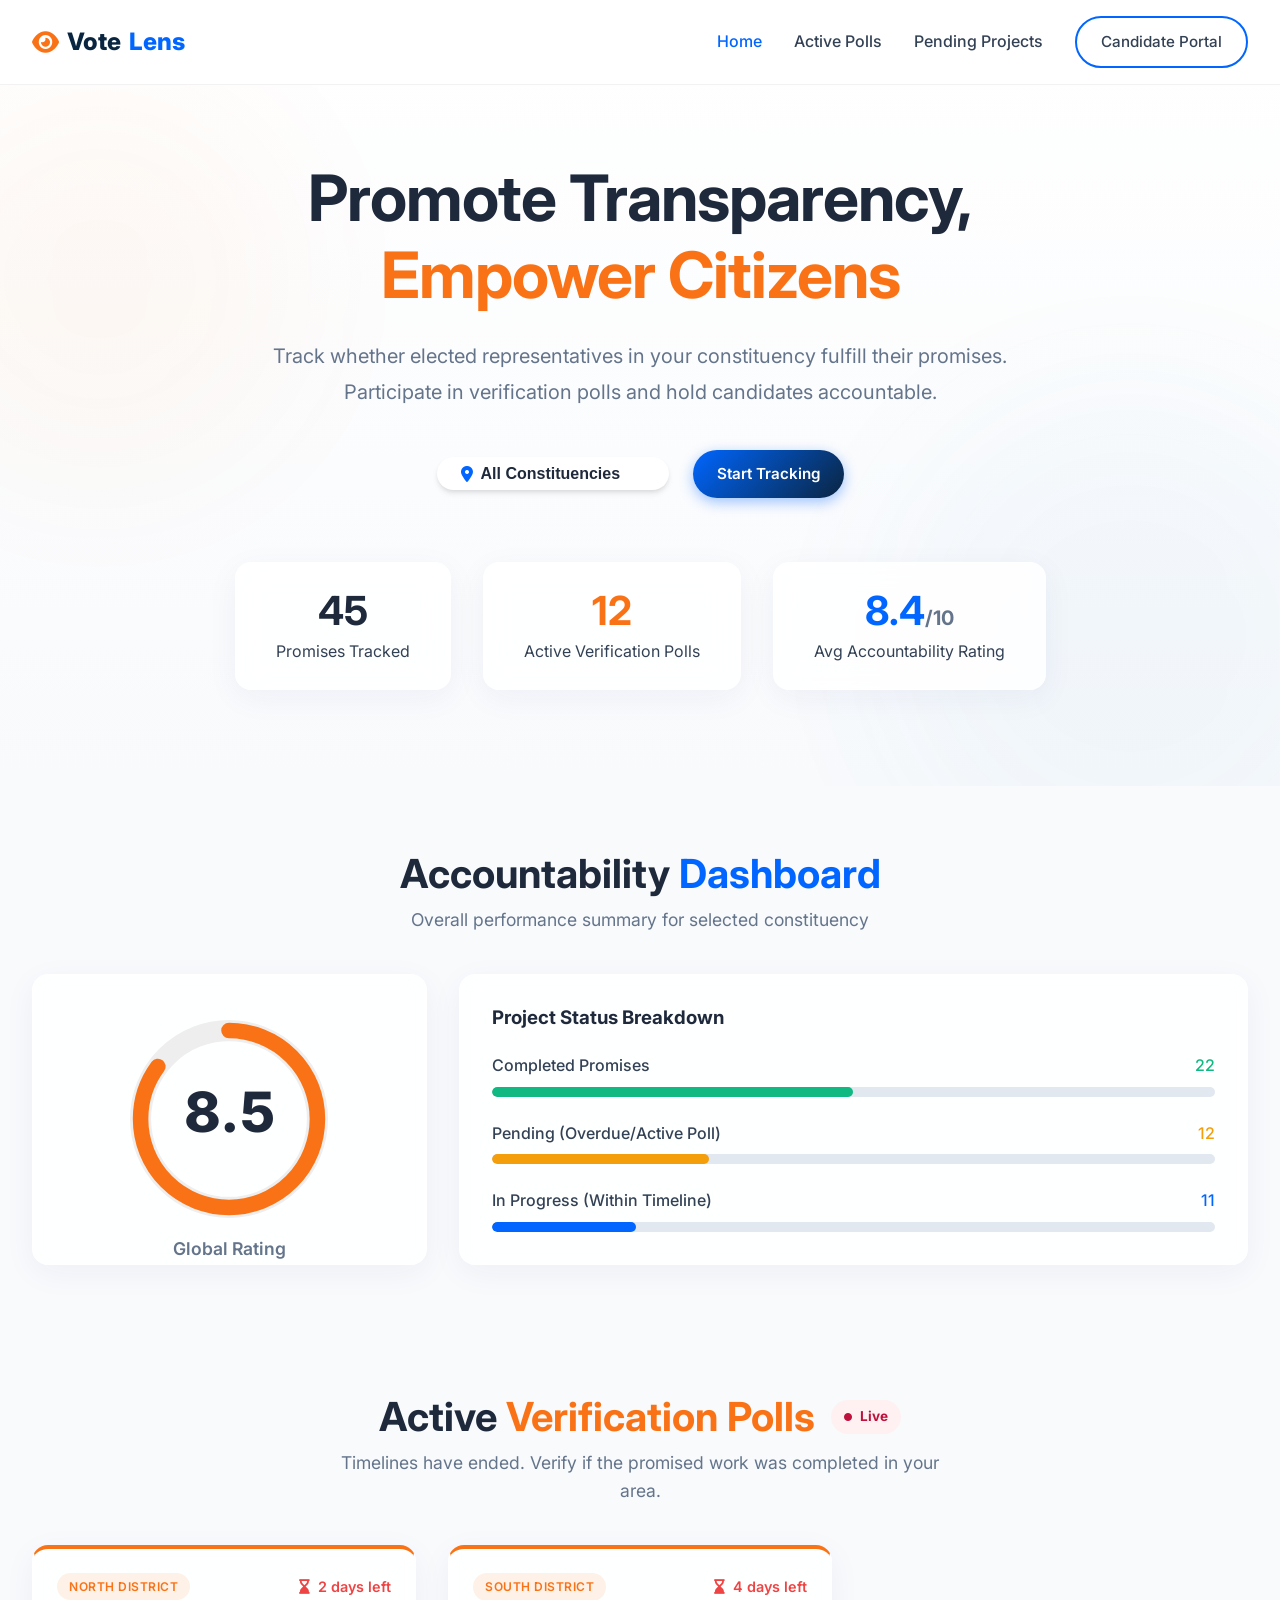
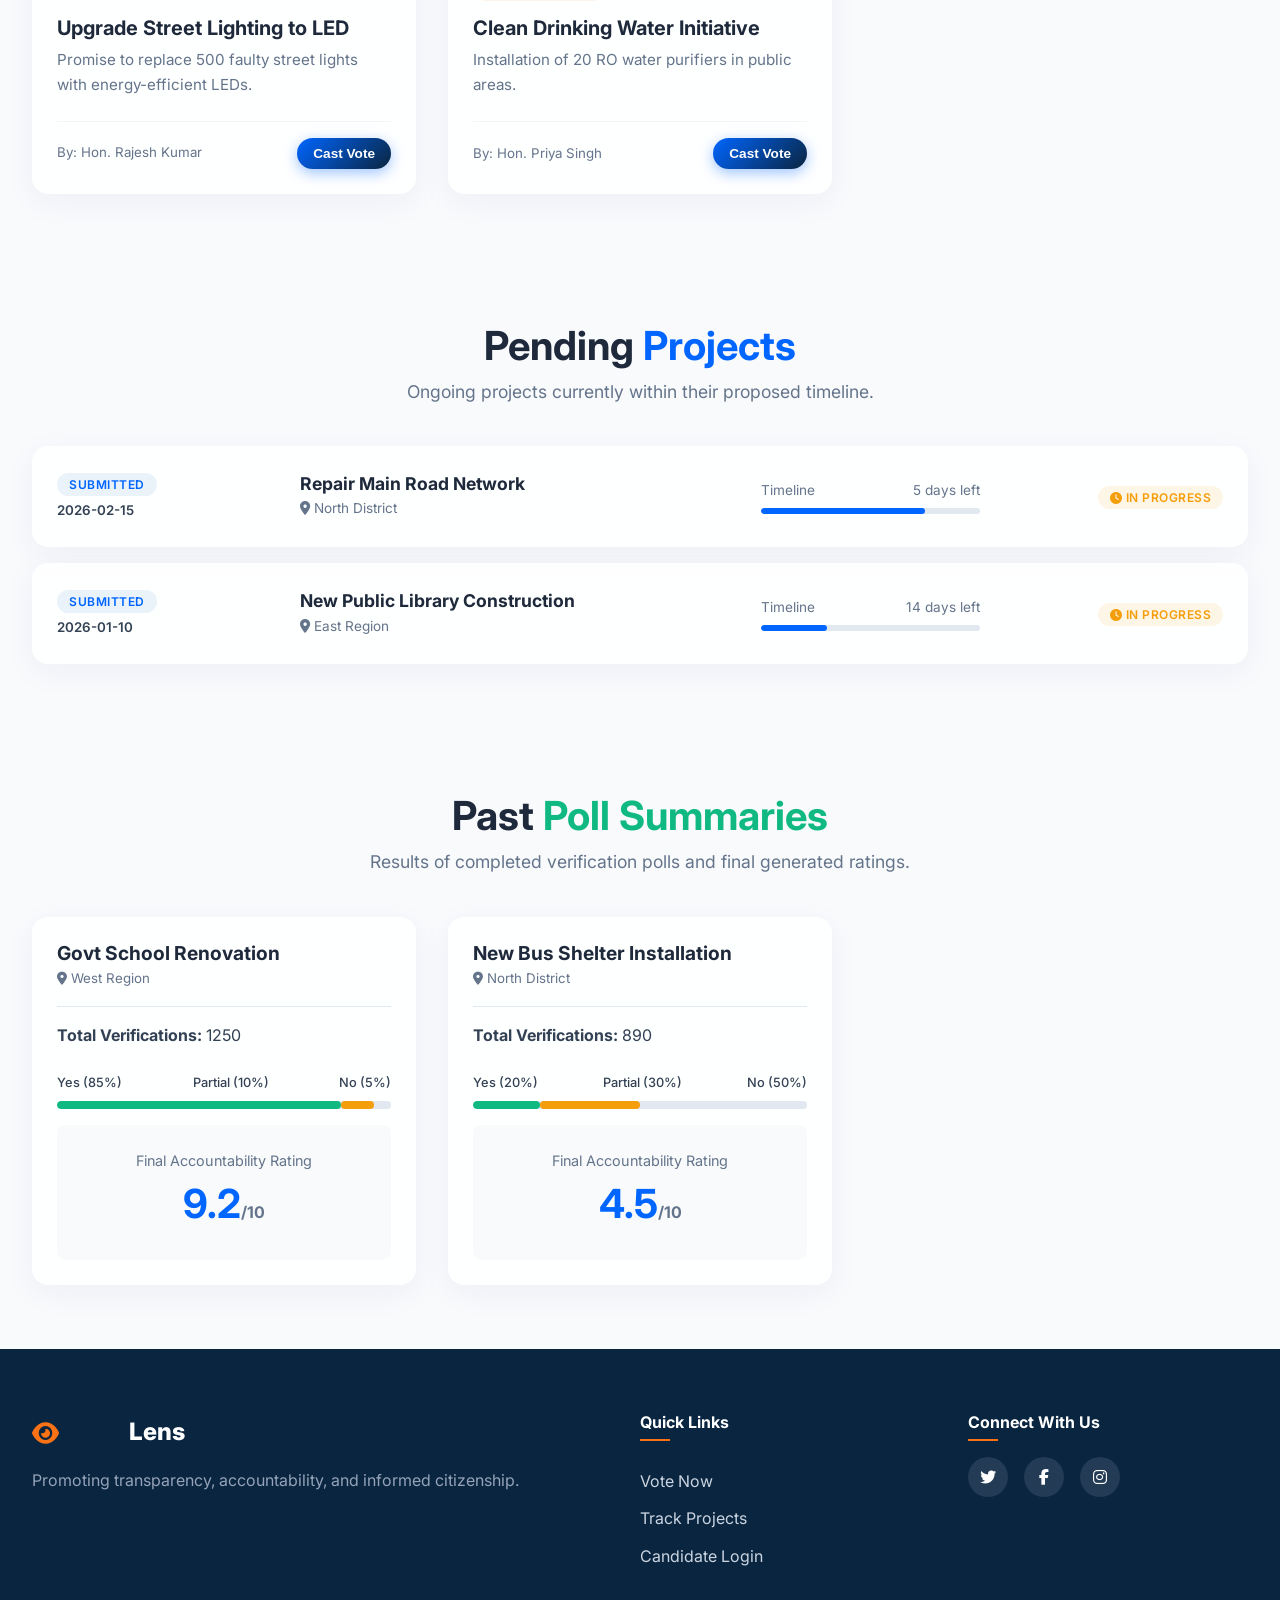
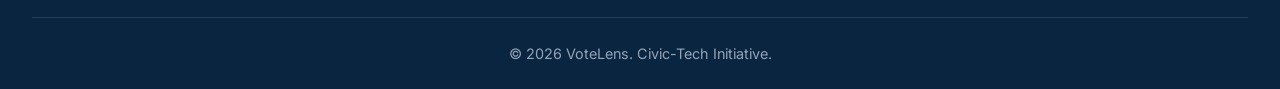
<file: index.html>
<!DOCTYPE html>
<html lang="en">
<head>
    <meta charset="UTF-8">
    <meta name="viewport" content="width=device-width, initial-scale=1.0">
    <title>VoteLens - Track Candidate Promises</title>
    <link href="https://fonts.googleapis.com/css2?family=Inter:wght@300;400;500;600;700;800&display=swap" rel="stylesheet">
    <link rel="stylesheet" href="https://cdnjs.cloudflare.com/ajax/libs/font-awesome/6.4.0/css/all.min.css">
    <link rel="stylesheet" href="styles.css">
</head>
<body>
    <nav class="navbar glass">
        <div class="nav-container">
            <a href="index.html" class="logo">
                <i class="fa-solid fa-eye text-saffron"></i> Vote<span class="text-blue">Lens</span>
            </a>
            <div class="nav-links">
                <a href="index.html" class="active">Home</a>
                <a href="#active-polls">Active Polls</a>
                <a href="#proposals">Pending Projects</a>
                <a href="candidate.html" class="btn btn-outline">Candidate Portal</a>
            </div>
            <div class="mobile-menu-btn">
                <i class="fa-solid fa-bars"></i>
            </div>
        </div>
    </nav>

    <header class="hero">
        <div class="hero-content">
            <h1>Promote Transparency, <span class="text-saffron">Empower Citizens</span></h1>
            <p>Track whether elected representatives in your constituency fulfill their promises. Participate in verification polls and hold candidates accountable.</p>
            <div class="hero-actions">
                <div class="constituency-selector">
                    <i class="fa-solid fa-location-dot"></i>
                    <select id="constituency-select">
                        <option value="all">All Constituencies</option>
                        <option value="North District">North District</option>
                        <option value="South District">South District</option>
                        <option value="East Region">East Region</option>
                        <option value="West Region">West Region</option>
                    </select>
                </div>
                <a href="#active-polls" class="btn btn-primary">Start Tracking</a>
            </div>
        </div>
        <div class="hero-stats">
            <div class="stat-card glass-card">
                <h3 class="stat-number">45</h3>
                <p>Promises Tracked</p>
            </div>
            <div class="stat-card glass-card">
                <h3 class="stat-number text-saffron">12</h3>
                <p>Active Verification Polls</p>
            </div>
            <div class="stat-card glass-card">
                <h3 class="stat-number text-blue">8.4<span class="out-of">/10</span></h3>
                <p>Avg Accountability Rating</p>
            </div>
        </div>
        <div class="hero-background-shapes">
            <div class="shape shape-1"></div>
            <div class="shape shape-2"></div>
        </div>
    </header>

    <main class="main-content">
        <!-- Dashboard Summary -->
        <section id="dashboard" class="dashboard-section section">
            <div class="section-header">
                <h2>Accountability <span class="text-blue">Dashboard</span></h2>
                <p>Overall performance summary for selected constituency</p>
            </div>
            
            <div class="dashboard-grid">
                <div class="dashboard-card main-rating-card glass-card">
                    <div class="rating-circle" id="overall-rating-circle">
                        <svg viewBox="0 0 36 36" class="circular-chart saffron">
                            <path class="circle-bg" d="M18 2.0845 a 15.9155 15.9155 0 0 1 0 31.831 a 15.9155 15.9155 0 0 1 0 -31.831" />
                            <path class="circle" stroke-dasharray="85, 100" d="M18 2.0845 a 15.9155 15.9155 0 0 1 0 31.831 a 15.9155 15.9155 0 0 1 0 -31.831" />
                            <text x="18" y="20.35" class="percentage">8.5</text>
                        </svg>
                        <span class="rating-label">Global Rating</span>
                    </div>
                </div>
                
                <div class="dashboard-card breakdown-card glass-card">
                    <h3>Project Status Breakdown</h3>
                    <div class="progress-container">
                        <div class="progress-info">
                            <span>Completed Promises</span>
                            <span class="text-success">22</span>
                        </div>
                        <div class="progress-bar"><div class="progress success" style="width: 50%"></div></div>
                    </div>
                    <div class="progress-container">
                        <div class="progress-info">
                            <span>Pending (Overdue/Active Poll)</span>
                            <span class="text-warning">12</span>
                        </div>
                        <div class="progress-bar"><div class="progress warning" style="width: 30%"></div></div>
                    </div>
                    <div class="progress-container">
                        <div class="progress-info">
                            <span>In Progress (Within Timeline)</span>
                            <span class="text-blue">11</span>
                        </div>
                        <div class="progress-bar"><div class="progress blue" style="width: 20%"></div></div>
                    </div>
                </div>
            </div>
        </section>

        <!-- Active Verification Polls -->
        <section id="active-polls" class="polls-section section bg-light pt-4">
            <div class="section-header">
                <div class="header-with-badge">
                    <h2>Active <span class="text-saffron">Verification Polls</span></h2>
                    <span class="live-badge"><i class="fa-solid fa-circle live-dot"></i> Live</span>
                </div>
                <p>Timelines have ended. Verify if the promised work was completed in your area.</p>
            </div>

            <div class="polls-grid" id="polls-container">
                <!-- Polls will be injected by app.js -->
            </div>
        </section>

        <!-- Pending Proposals / Timeline Tracking -->
        <section id="proposals" class="proposals-section section pt-4">
            <div class="section-header">
                <h2>Pending <span class="text-blue">Projects</span></h2>
                <p>Ongoing projects currently within their proposed timeline.</p>
            </div>

            <div class="proposals-list" id="proposals-container">
                <!-- Proposals will be injected by app.js -->
            </div>
        </section>
        
        <!-- Closed Polls Results -->
        <section id="results" class="results-section section bg-light pt-4 pb-4">
            <div class="section-header">
                <h2>Past <span class="text-success">Poll Summaries</span></h2>
                <p>Results of completed verification polls and final generated ratings.</p>
            </div>

            <div class="results-grid" id="results-container">
                <!-- Results will be injected by app.js -->
            </div>
        </section>

    </main>

    <footer class="footer">
        <div class="footer-content">
            <div class="footer-brand">
                <a href="#" class="logo">
                    <i class="fa-solid fa-eye text-saffron"></i> Vote<span class="text-white">Lens</span>
                </a>
                <p>Promoting transparency, accountability, and informed citizenship.</p>
            </div>
            <div class="footer-links">
                <h4>Quick Links</h4>
                <a href="#active-polls">Vote Now</a>
                <a href="#proposals">Track Projects</a>
                <a href="candidate.html">Candidate Login</a>
            </div>
            <div class="footer-social">
                <h4>Connect With Us</h4>
                <div class="social-icons">
                    <a href="#"><i class="fa-brands fa-twitter"></i></a>
                    <a href="#"><i class="fa-brands fa-facebook-f"></i></a>
                    <a href="#"><i class="fa-brands fa-instagram"></i></a>
                </div>
            </div>
        </div>
        <div class="footer-bottom">
            <p>&copy; 2026 VoteLens. Civic-Tech Initiative.</p>
        </div>
    </footer>

    <!-- Voting Modal -->
    <div id="voting-modal" class="modal">
        <div class="modal-content glass-card">
            <span class="close-modal">&times;</span>
            <div class="modal-header">
                <h3 id="modal-poll-title">Project Title</h3>
                <p class="modal-subtitle"><i class="fa-solid fa-map-marker-alt"></i> <span id="modal-poll-constituency">Constituency</span></p>
            </div>
            <div class="modal-body">
                <label id="modal-poll-question">Was the promised work completed?</label>
                <div class="voting-options">
                    <label class="vote-option yes-option">
                        <input type="radio" name="vote" value="Yes">
                        <div class="option-content">
                            <i class="fa-solid fa-check-circle"></i>
                            <span>Yes, fully completed</span>
                        </div>
                    </label>
                    <label class="vote-option partial-option">
                        <input type="radio" name="vote" value="Partially">
                        <div class="option-content">
                            <i class="fa-solid fa-adjust"></i>
                            <span>Partially completed</span>
                        </div>
                    </label>
                    <label class="vote-option no-option">
                        <input type="radio" name="vote" value="No">
                        <div class="option-content">
                            <i class="fa-solid fa-times-circle"></i>
                            <span>No, not completed</span>
                        </div>
                    </label>
                </div>
                
                <div class="form-group mt-3">
                    <label for="voter-feedback">Optional Feedback / Evidence Link</label>
                    <input type="text" id="voter-feedback" placeholder="Leave a comment or paste an image link" class="form-control">
                </div>
                
                <p class="verification-note"><i class="fa-solid fa-shield-alt"></i> Your vote will be verified via voter ID registration.</p>
                <button id="submit-vote-btn" class="btn btn-primary btn-block mt-3">Submit Verification Vote</button>
            </div>
            <!-- Thank you state inside modal -->
            <div class="modal-success hidden" id="modal-success">
                <i class="fa-solid fa-check-circle text-success" style="font-size: 4rem; margin-bottom: 1rem;"></i>
                <h3>Vote Recorded!</h3>
                <p>Thank you for contributing to civic transparency in your constituency.</p>
            </div>
        </div>
    </div>

    <script src="app.js"></script>
</body>
</html>
</file>
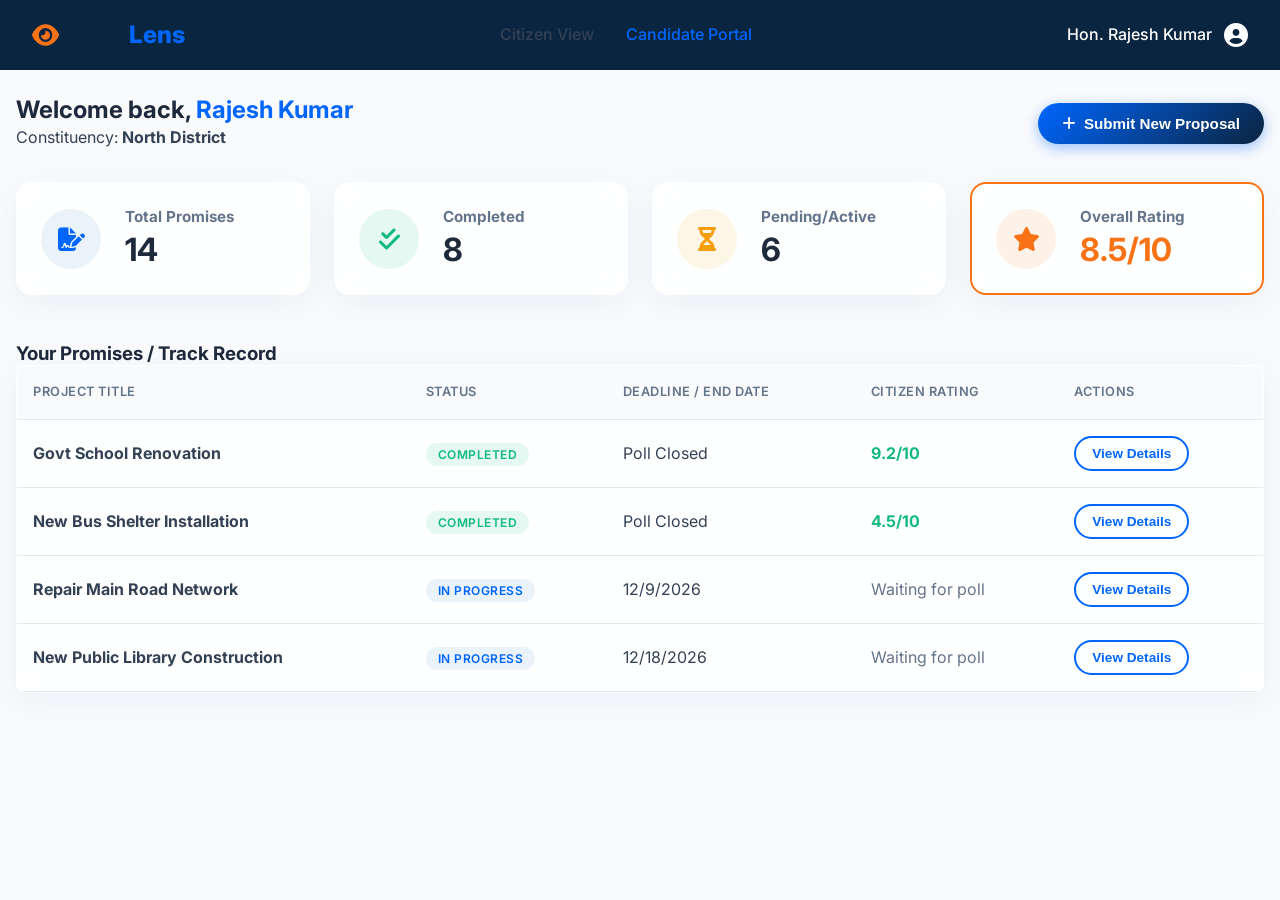
<file: candidate.html>
<!DOCTYPE html>
<html lang="en">
<head>
    <meta charset="UTF-8">
    <meta name="viewport" content="width=device-width, initial-scale=1.0">
    <title>Candidate Portal - VoteLens</title>
    <link href="https://fonts.googleapis.com/css2?family=Inter:wght@300;400;500;600;700;800&display=swap" rel="stylesheet">
    <link rel="stylesheet" href="https://cdnjs.cloudflare.com/ajax/libs/font-awesome/6.4.0/css/all.min.css">
    <link rel="stylesheet" href="styles.css">
</head>
<body class="bg-light">
    <nav class="navbar glass dark-nav">
        <div class="nav-container">
             <a href="index.html" class="logo text-white">
                <i class="fa-solid fa-eye text-saffron"></i> Vote<span class="text-blue">Lens</span>
            </a>
            <div class="nav-links">
                <a href="index.html" class="text-white">Citizen View</a>
                <a href="#" class="active text-saffron">Candidate Portal</a>
            </div>
            <div class="user-profile">
                <span class="candidate-name">Hon. Rajesh Kumar</span>
                <i class="fa-solid fa-user-circle"></i>
            </div>
        </div>
    </nav>

    <main class="candidate-dashboard section">
        <header class="dashboard-header">
            <div>
                <h2>Welcome back, <span class="text-blue">Rajesh Kumar</span></h2>
                <p>Constituency: <strong>North District</strong></p>
            </div>
            <button class="btn btn-primary" id="new-proposal-btn"><i class="fa-solid fa-plus"></i> Submit New Proposal</button>
        </header>

        <section class="metrics-grid">
            <div class="metric-card glass-card">
                <div class="metric-icon bg-blue-light"><i class="fa-solid fa-file-signature text-blue"></i></div>
                <div class="metric-info">
                    <h4>Total Promises</h4>
                    <h2>14</h2>
                </div>
            </div>
            <div class="metric-card glass-card">
                <div class="metric-icon bg-success-light"><i class="fa-solid fa-check-double text-success"></i></div>
                <div class="metric-info">
                    <h4>Completed</h4>
                    <h2>8</h2>
                </div>
            </div>
            <div class="metric-card glass-card">
                <div class="metric-icon bg-warning-light"><i class="fa-solid fa-hourglass-half text-warning"></i></div>
                <div class="metric-info">
                    <h4>Pending/Active</h4>
                    <h2>6</h2>
                </div>
            </div>
            <div class="metric-card glass-card border-saffron">
                <div class="metric-icon bg-saffron-light"><i class="fa-solid fa-star text-saffron"></i></div>
                <div class="metric-info">
                    <h4>Overall Rating</h4>
                    <h2 class="text-saffron">8.5/10</h2>
                </div>
            </div>
        </section>

        <!-- New Proposal Form -->
        <section id="proposal-form-section" class="form-section glass-card hidden mt-4">
            <div class="section-header">
                <h3>Submit an <span class="text-saffron">Official Promise</span> / Project</h3>
                <p>Once submitted, this will be tracked publicly. Upon the deadline passing, citizens will verify completion.</p>
            </div>
            
            <form id="proposal-form">
                <div class="form-grid">
                    <div class="form-group col-span-2">
                        <label for="p-title">Project Title</label>
                        <input type="text" id="p-title" class="form-control" placeholder="e.g., Repair Main Road Network" required>
                    </div>

                    <div class="form-group col-span-2">
                        <label for="p-desc">Detailed Description</label>
                        <textarea id="p-desc" class="form-control" rows="4" placeholder="Describe the specifics of the development work..." required></textarea>
                    </div>

                    <div class="form-group">
                        <label for="p-constituency">Constituency</label>
                        <input type="text" id="p-constituency" class="form-control" value="North District" readonly>
                    </div>

                    <div class="form-group">
                        <label for="p-deadline">Estimated Completion Date</label>
                        <input type="date" id="p-deadline" class="form-control" required>
                    </div>
                </div>

                <div class="form-actions mt-3">
                    <button type="button" class="btn btn-outline" id="cancel-proposal">Cancel</button>
                    <button type="submit" class="btn btn-primary" id="submit-proposal">Submit Publicly</button>
                    <div id="proposal-success-msg" class="success-message hidden">
                        <i class="fa-solid fa-check-circle"></i> Proposal submitted successfully!
                    </div>
                </div>
            </form>
        </section>

        <section class="candidate-projects mt-5">
            <h3>Your Promises / Track Record</h3>
            <div class="table-container glass-card">
                <table class="projects-table" id="candidate-projects-table">
                    <thead>
                        <tr>
                            <th>Project Title</th>
                            <th>Status</th>
                            <th>Deadline / End Date</th>
                            <th>Citizen Rating</th>
                            <th>Actions</th>
                        </tr>
                    </thead>
                    <tbody id="candidate-table-body">
                        <!-- Populated by JS -->
                    </tbody>
                </table>
            </div>
        </section>
    </main>

    <script src="app.js"></script>
    <script>
        // Form Toggle logic
        document.getElementById('new-proposal-btn').addEventListener('click', () => {
            document.getElementById('proposal-form-section').classList.remove('hidden');
        });
        document.getElementById('cancel-proposal').addEventListener('click', () => {
            document.getElementById('proposal-form-section').classList.add('hidden');
        });
        
        // Handle Submission Mock
        document.getElementById('proposal-form').addEventListener('submit', (e) => {
            e.preventDefault();
            const btn = document.getElementById('submit-proposal');
            btn.innerHTML = '<i class="fa-solid fa-spinner fa-spin"></i> Submitting...';
            btn.disabled = true;
            
            setTimeout(() => {
                document.getElementById('proposal-success-msg').classList.remove('hidden');
                btn.innerHTML = 'Submit Publicly';
                btn.disabled = false;
                e.target.reset();
                
                // Add randomly to table for UI effect
                const tbody = document.getElementById('candidate-table-body');
                const title = document.getElementById('p-title').value || "New Project";
                const date = document.getElementById('p-deadline').value || "2026-12-31";
                const row = document.createElement('tr');
                row.innerHTML = `
                    <td><strong>${title}</strong><br><small class="text-light">Just added</small></td>
                    <td><span class="badge badge-blue">In Progress</span></td>
                    <td>${date}</td>
                    <td>-</td>
                    <td><button class="btn btn-sm btn-outline">Update Details</button></td>
                `;
                tbody.prepend(row);
                
                setTimeout(() => {
                    document.getElementById('proposal-form-section').classList.add('hidden');
                    document.getElementById('proposal-success-msg').classList.add('hidden');
                }, 2000);
            }, 1000);
        });
    </script>
</body>
</html>
</file>
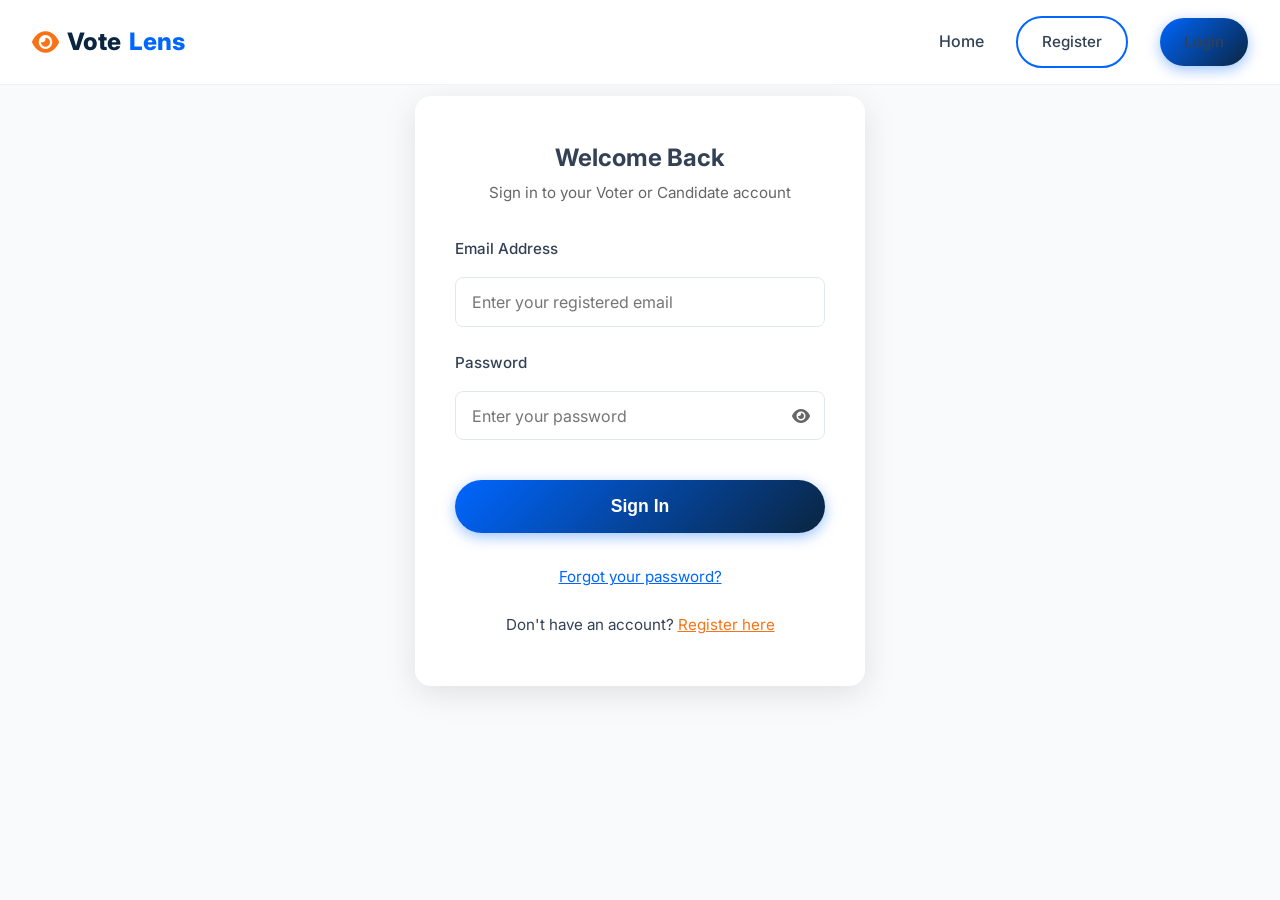
<file: login.html>
<!DOCTYPE html>
<html lang="en">
<head>
    <meta charset="UTF-8">
    <meta name="viewport" content="width=device-width, initial-scale=1.0">
    <title>VoteLens - Login</title>
    <link href="https://fonts.googleapis.com/css2?family=Inter:wght@300;400;500;600;700;800&display=swap" rel="stylesheet">
    <link rel="stylesheet" href="https://cdnjs.cloudflare.com/ajax/libs/font-awesome/6.4.0/css/all.min.css">
    <link rel="stylesheet" href="styles.css">
    <style>
        .login-container {
            max-width: 450px;
            margin: 6rem auto;
            padding: 3rem 2.5rem;
            background: rgba(255, 255, 255, 0.9);
            backdrop-filter: blur(10px);
            border-radius: 1rem;
            box-shadow: 0 8px 32px rgba(0, 0, 0, 0.1);
        }

        .login-header {
            text-align: center;
            margin-bottom: 2rem;
        }

        .login-header h2 {
            margin-bottom: 0.5rem;
            color: var(--text-color);
        }

        .login-header p {
            color: #666;
            font-size: 0.95rem;
        }

        .form-group {
            margin-bottom: 1.5rem;
        }

        .form-group label {
            display: block;
            margin-bottom: 0.5rem;
            font-weight: 500;
            color: var(--text-color);
        }

        .form-control {
            width: 100%;
            padding: 0.85rem 1rem;
            border: 1px solid #e1e8ed;
            border-radius: 0.5rem;
            font-family: 'Inter', sans-serif;
            transition: all 0.3s ease;
            box-sizing: border-box;
        }

        .form-control:focus {
            outline: none;
            border-color: var(--primary-color);
            box-shadow: 0 0 0 3px rgba(10, 61, 145, 0.1);
        }
        
        .password-container {
            position: relative;
        }

        .toggle-password {
            position: absolute;
            right: 15px;
            top: 50%;
            transform: translateY(-50%);
            cursor: pointer;
            color: #666;
        }

        .submit-btn {
            width: 100%;
            padding: 1rem;
            font-size: 1.1rem;
            font-weight: 600;
            margin-top: 1rem;
        }

        .auth-links {
            text-align: center;
            margin-top: 2rem;
            font-size: 0.95rem;
            display: flex;
            flex-direction: column;
            gap: 0.5rem;
        }

        .error-message {
            display: none;
            background: #ffebee;
            color: #c62828;
            padding: 0.75rem;
            border-radius: 0.5rem;
            margin-bottom: 1.5rem;
            font-size: 0.9rem;
            text-align: center;
            border: 1px solid #ffcdd2;
        }
    </style>
</head>
<body class="bg-light">
    <nav class="navbar glass">
        <div class="nav-container">
            <a href="index.html" class="logo">
                <i class="fa-solid fa-eye text-saffron"></i> Vote<span class="text-blue">Lens</span>
            </a>
            <div class="nav-links">
                <a href="index.html">Home</a>
                <a href="register.html" class="btn btn-outline">Register</a>
                <a href="login.html" class="btn btn-primary">Login</a>
            </div>
        </div>
    </nav>

    <div class="login-container">
        <div class="login-header">
            <h2>Welcome Back</h2>
            <p>Sign in to your Voter or Candidate account</p>
        </div>

        <div class="error-message" id="loginError">
            <i class="fa-solid fa-circle-exclamation"></i> <span id="errorText">Invalid email or password.</span>
        </div>

        <form id="loginForm">
            <div class="form-group">
                <label>Email Address</label>
                <input type="email" class="form-control" id="loginEmail" required placeholder="Enter your registered email">
            </div>
            
            <div class="form-group">
                <label>Password</label>
                <div class="password-container">
                    <input type="password" class="form-control" id="loginPassword" required placeholder="Enter your password">
                    <i class="fa-solid fa-eye toggle-password" id="togglePasswordBtn"></i>
                </div>
            </div>

            <button type="submit" class="btn btn-primary submit-btn">Sign In</button>
        </form>

        <div class="auth-links">
            <a href="#" class="text-blue">Forgot your password?</a>
            <p style="margin-top: 1rem;">Don't have an account? <a href="register.html" class="text-saffron font-weight-bold">Register here</a></p>
        </div>
    </div>

    <!-- The Auth Logic -->
    <script>
        document.addEventListener('DOMContentLoaded', () => {
            // Password Toggle
            const togglePasswordBtn = document.getElementById('togglePasswordBtn');
            const passwordInput = document.getElementById('loginPassword');
            
            togglePasswordBtn.addEventListener('click', function() {
                const type = passwordInput.getAttribute('type') === 'password' ? 'text' : 'password';
                passwordInput.setAttribute('type', type);
                this.classList.toggle('fa-eye-slash');
            });

            // Handle Login Submission
            document.getElementById('loginForm').addEventListener('submit', function(e) {
                e.preventDefault();
                
                const email = document.getElementById('loginEmail').value.trim();
                const password = document.getElementById('loginPassword').value;
                const errorBox = document.getElementById('loginError');
                
                // Get users from localStorage map
                const users = JSON.parse(localStorage.getItem('voteLensUsers')) || [];
                
                // Simple mock Auth check
                const user = users.find(u => u.email === email);
                
                // Check if user exists and password 'hash' matches (using btoa for mock)
                if (user && user.passwordHash === btoa(password)) {
                    // Success! Store the active session
                    const sessionData = {
                        id: user.uniqueId,
                        role: user.role,
                        name: user.name,
                        email: user.email,
                        timestamp: new Date().getTime()
                    };
                    localStorage.setItem('voteLensActiveUser', JSON.stringify(sessionData));
                    
                    // Redirect to profile/dashboard page
                    window.location.href = 'profile.html';
                } else {
                    // Fail
                    errorBox.style.display = 'block';
                }
            });
            
            // Auto redirect if already logged in
            const activeUser = localStorage.getItem('voteLensActiveUser');
            if(activeUser) {
                window.location.href = 'profile.html';
            }
        });
    </script>
</body>
</html>
</file>
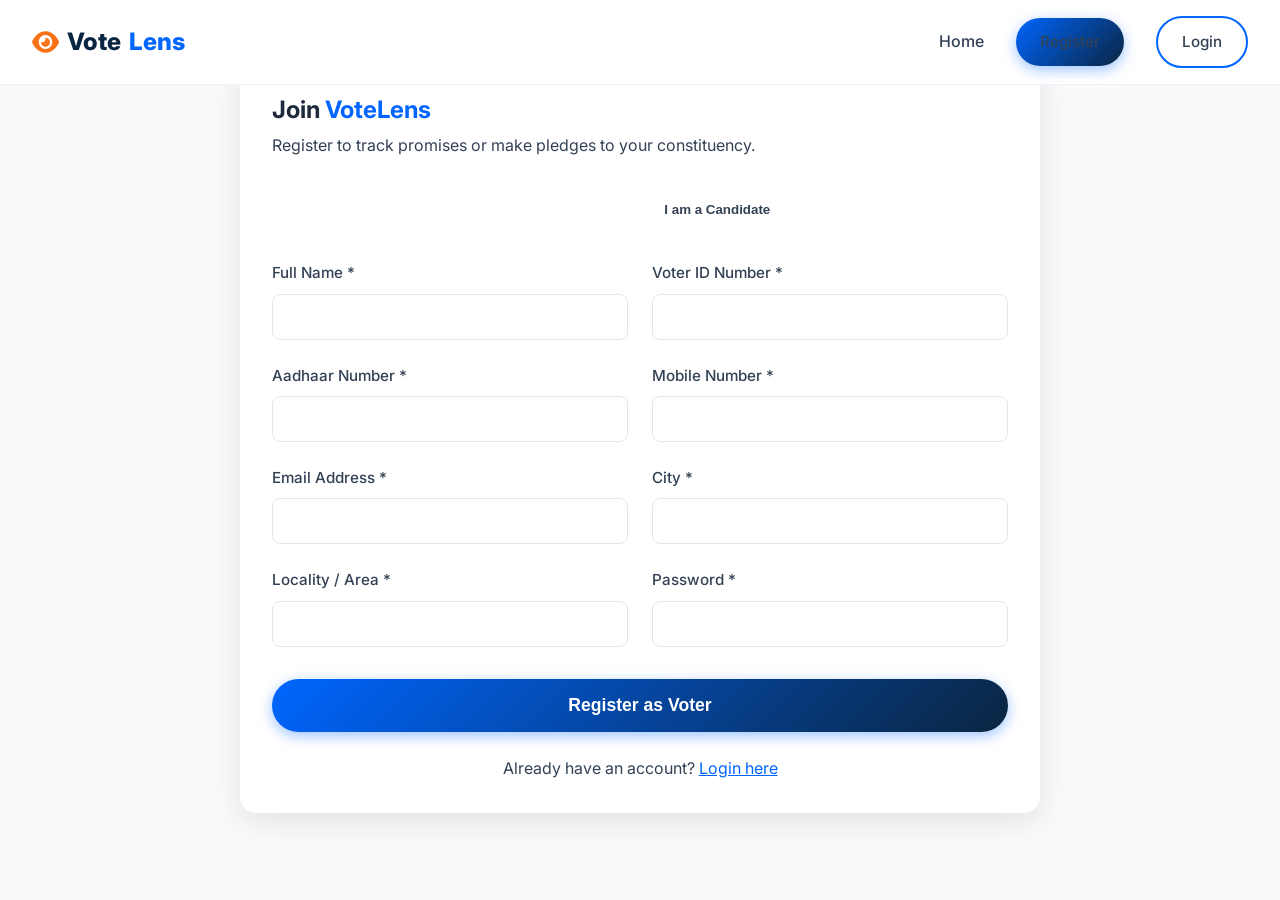
<file: register.html>
<!DOCTYPE html>
<html lang="en">
<head>
    <meta charset="UTF-8">
    <meta name="viewport" content="width=device-width, initial-scale=1.0">
    <title>VoteLens - Register</title>
    <link href="https://fonts.googleapis.com/css2?family=Inter:wght@300;400;500;600;700;800&display=swap" rel="stylesheet">
    <link rel="stylesheet" href="https://cdnjs.cloudflare.com/ajax/libs/font-awesome/6.4.0/css/all.min.css">
    <link rel="stylesheet" href="styles.css">
    <style>
        .register-container {
            max-width: 800px;
            margin: 4rem auto;
            padding: 2rem;
            background: rgba(255, 255, 255, 0.9);
            backdrop-filter: blur(10px);
            border-radius: 1rem;
            box-shadow: 0 8px 32px rgba(0, 0, 0, 0.1);
        }

        .role-toggle {
            display: flex;
            justify-content: center;
            gap: 1rem;
            margin-bottom: 2rem;
        }

        .role-btn {
            padding: 0.75rem 2rem;
            border: 2px solid var(--primary-color);
            border-radius: 2rem;
            background: transparent;
            color: var(--primary-color);
            font-weight: 600;
            cursor: pointer;
            transition: all 0.3s ease;
        }

        .role-btn.active {
            background: var(--primary-color);
            color: white;
        }

        .form-section {
            display: none;
            animation: fadeIn 0.5s ease;
        }

        .form-section.active {
            display: block;
        }

        .form-grid {
            display: grid;
            grid-template-columns: 1fr 1fr;
            gap: 1.5rem;
        }

        @media (max-width: 768px) {
            .form-grid {
                grid-template-columns: 1fr;
            }
        }

        .form-group {
            display: flex;
            flex-direction: column;
            gap: 0.5rem;
        }

        .form-group label {
            font-weight: 500;
            color: var(--text-color);
        }

        .form-control {
            padding: 0.75rem;
            border: 1px solid #e1e8ed;
            border-radius: 0.5rem;
            font-family: 'Inter', sans-serif;
            transition: border-color 0.3s ease;
        }

        .form-control:focus {
            outline: none;
            border-color: var(--primary-color);
            box-shadow: 0 0 0 3px rgba(10, 61, 145, 0.1);
        }

        .submit-btn {
            width: 100%;
            padding: 1rem;
            margin-top: 2rem;
            font-size: 1.1rem;
        }

        .auth-links {
            text-align: center;
            margin-top: 1.5rem;
        }

        .success-message {
            display: none;
            text-align: center;
            padding: 2rem;
            background: rgba(46, 204, 113, 0.1);
            border-radius: 1rem;
            border: 1px solid var(--success-color);
            margin-bottom: 2rem;
        }

        .success-message i {
            font-size: 3rem;
            color: var(--success-color);
            margin-bottom: 1rem;
        }

        .generated-id {
            font-size: 1.5rem;
            font-weight: 700;
            color: var(--primary-color);
            margin: 1rem 0;
            padding: 1rem;
            background: white;
            border-radius: 0.5rem;
            border: 2px dashed var(--primary-color);
        }

        @keyframes fadeIn {
            from { opacity: 0; transform: translateY(10px); }
            to { opacity: 1; transform: translateY(0); }
        }
    </style>
</head>
<body class="bg-light">
    <nav class="navbar glass">
        <div class="nav-container">
            <a href="index.html" class="logo">
                <i class="fa-solid fa-eye text-saffron"></i> Vote<span class="text-blue">Lens</span>
            </a>
            <div class="nav-links">
                <a href="index.html">Home</a>
                <a href="register.html" class="btn btn-primary">Register</a>
                <a href="candidate.html" class="btn btn-outline">Login</a>
            </div>
        </div>
    </nav>

    <div class="register-container">
        <h2 class="text-center" style="margin-bottom: 0.5rem;">Join <span class="text-blue">VoteLens</span></h2>
        <p class="text-center text-muted" style="margin-bottom: 2rem;">Register to track promises or make pledges to your constituency.</p>

        <div class="success-message" id="successMessage">
            <i class="fa-solid fa-circle-check"></i>
            <h3>Registration Successful!</h3>
            <p>Your unique registration ID is:</p>
            <div class="generated-id" id="displayId">CAND-12345</div>
            <p>Please save this ID for future logins.</p>
            <a href="candidate.html" class="btn btn-primary" style="margin-top: 1rem; display: inline-block;">Go to Login</a>
        </div>

        <div id="registrationForms">
            <div class="role-toggle">
                <button class="role-btn active" onclick="switchRole('voter')">I am a Voter</button>
                <button class="role-btn" onclick="switchRole('candidate')">I am a Candidate</button>
            </div>

            <!-- Voter Registration Form -->
            <form id="voterForm" class="form-section active" onsubmit="handleRegister(event, 'voter')">
                <div class="form-grid">
                    <div class="form-group">
                        <label>Full Name *</label>
                        <input type="text" class="form-control" name="fullName" required>
                    </div>
                    <div class="form-group">
                        <label>Voter ID Number *</label>
                        <input type="text" class="form-control" name="voterId" pattern="[A-Z]{3}[0-9]{7}" title="Format: 3 letters followed by 7 numbers (e.g., ABC1234567)" required>
                    </div>
                    <div class="form-group">
                        <label>Aadhaar Number *</label>
                        <input type="text" class="form-control" name="aadhaar" pattern="[0-9]{12}" title="12 digit number" required>
                    </div>
                    <div class="form-group">
                        <label>Mobile Number *</label>
                        <input type="tel" class="form-control" name="mobile" pattern="[0-9]{10}" title="10 digit number" required>
                    </div>
                    <div class="form-group">
                        <label>Email Address *</label>
                        <input type="email" class="form-control" name="email" required>
                    </div>
                    <div class="form-group">
                        <label>City *</label>
                        <input type="text" class="form-control" name="city" required>
                    </div>
                    <div class="form-group">
                        <label>Locality / Area *</label>
                        <input type="text" class="form-control" name="locality" required>
                    </div>
                    <div class="form-group">
                        <label>Password *</label>
                        <input type="password" class="form-control" name="password" minlength="8" required>
                    </div>
                </div>
                <button type="submit" class="btn btn-primary submit-btn">Register as Voter</button>
            </form>

            <!-- Candidate Registration Form -->
            <form id="candidateForm" class="form-section" onsubmit="handleRegister(event, 'candidate')">
                <div class="form-grid">
                    <div class="form-group">
                        <label>Full Name *</label>
                        <input type="text" class="form-control" name="fullName" required>
                    </div>
                    <div class="form-group">
                        <label>Party Name *</label>
                        <input type="text" class="form-control" name="partyName" required>
                    </div>
                    <div class="form-group">
                        <label>Designation *</label>
                        <select class="form-control" name="designation" required>
                            <option value="">Select Designation</option>
                            <option value="MP">MP (Member of Parliament)</option>
                            <option value="MLA">MLA (Member of Legislative Assembly)</option>
                            <option value="Mayor">Mayor</option>
                            <option value="Councillor">Councillor</option>
                            <option value="Sarpanch">Sarpanch</option>
                        </select>
                    </div>
                    <div class="form-group">
                        <label>Constituency Pin Code *</label>
                        <input type="text" class="form-control" name="pincode" pattern="[0-9]{6}" title="6 digit pin code" required>
                    </div>
                    <div class="form-group">
                        <label>Aadhaar Number *</label>
                        <input type="text" class="form-control" name="aadhaar" pattern="[0-9]{12}" title="12 digit number" required>
                    </div>
                    <div class="form-group">
                        <label>Elected ID Number *</label>
                        <input type="text" class="form-control" name="electedId" required>
                    </div>
                    <div class="form-group">
                        <label>Tenure (Start Year - End Year) *</label>
                        <input type="text" class="form-control" name="tenure" placeholder="e.g. 2024-2029" pattern="[0-9]{4}-[0-9]{4}" title="Format: YYYY-YYYY" required>
                    </div>
                    <div class="form-group">
                        <label>Mobile Number *</label>
                        <input type="tel" class="form-control" name="mobile" pattern="[0-9]{10}" title="10 digit number" required>
                    </div>
                    <div class="form-group">
                        <label>Email Address *</label>
                        <input type="email" class="form-control" name="email" required>
                    </div>
                    <div class="form-group">
                        <label>Password *</label>
                        <input type="password" class="form-control" name="password" minlength="8" required>
                    </div>
                </div>
                <button type="submit" class="btn btn-saffron submit-btn" style="color:white; background:var(--saffron-color);">Register as Candidate</button>
            </form>

            <div class="auth-links">
                <p>Already have an account? <a href="candidate.html" class="text-blue">Login here</a></p>
            </div>
        </div>
    </div>

    <script src="register.js"></script>
</body>
</html>
</file>
<file: styles.css>
/* VoteLens Base CSS */

:root {
    /* Color Palette */
    --primary-blue: #0A2540;
    --secondary-blue: #3E8ED0;
    --vibrant-blue: #0066FF;
    --saffron: #F97316;
    --saffron-light: rgba(249, 115, 22, 0.1);
    --saffron-hover: #EA580C;
    --white: #FFFFFF;
    --bg-light: #F8FAFC;
    --surface: #FFFFFF;
    --text-dark: #1E293B;
    --text-main: #334155;
    --text-light: #64748B;
    --success: #10B981;
    --success-light: rgba(16, 185, 129, 0.1);
    --warning: #F59E0B;
    --warning-light: rgba(245, 158, 11, 0.1);
    --danger: #EF4444;
    --blue-light: rgba(62, 142, 208, 0.1);
    
    /* Typography */
    --font-main: 'Inter', sans-serif;
    
    /* Utilities */
    --shadow-sm: 0 1px 2px 0 rgba(0, 0, 0, 0.05);
    --shadow-md: 0 4px 6px -1px rgba(0, 0, 0, 0.1), 0 2px 4px -1px rgba(0, 0, 0, 0.06);
    --shadow-lg: 0 10px 15px -3px rgba(0, 0, 0, 0.1), 0 4px 6px -2px rgba(0, 0, 0, 0.05);
    --shadow-glow: 0 0 20px rgba(0, 102, 255, 0.15);
    --radius-md: 0.5rem;
    --radius-lg: 1rem;
    --radius-full: 9999px;
    
    /* Glassmorphism */
    --glass-bg: rgba(255, 255, 255, 0.85);
    --glass-border: 1px solid rgba(255, 255, 255, 0.3);
    --glass-shadow: 0 8px 32px 0 rgba(31, 38, 135, 0.05);
}

* {
    margin: 0;
    padding: 0;
    box-sizing: border-box;
}

body {
    font-family: var(--font-main);
    color: var(--text-main);
    background-color: var(--bg-light);
    line-height: 1.6;
    -webkit-font-smoothing: antialiased;
}

/* Typography & Utilities */
h1, h2, h3, h4, h5, h6 {
    color: var(--text-dark);
    font-weight: 700;
    line-height: 1.2;
}

.text-blue { color: var(--vibrant-blue); }
.text-saffron { color: var(--saffron); }
.text-white { color: var(--white); }
.text-success { color: var(--success); }
.text-warning { color: var(--warning); }
.text-danger { color: var(--danger); }
.text-light { color: var(--text-light); }

.bg-light { background-color: var(--bg-light); }
.bg-blue-light { background-color: var(--blue-light); }
.bg-saffron-light { background-color: var(--saffron-light); }
.bg-success-light { background-color: var(--success-light); }
.bg-warning-light { background-color: var(--warning-light); }

.pt-4 { padding-top: 4rem; }
.pb-4 { padding-bottom: 4rem; }
.mt-3 { margin-top: 1.5rem; }
.mt-4 { margin-top: 2rem; }
.mt-5 { margin-top: 3rem; }

.hidden { display: none !important; }

/* Buttons */
.btn {
    display: inline-flex;
    align-items: center;
    justify-content: center;
    gap: 0.5rem;
    padding: 0.75rem 1.5rem;
    border-radius: var(--radius-full);
    font-weight: 600;
    font-size: 0.95rem;
    cursor: pointer;
    transition: all 0.3s cubic-bezier(0.4, 0, 0.2, 1);
    border: none;
    text-decoration: none;
}

.btn-primary {
    background: linear-gradient(135deg, var(--vibrant-blue), var(--primary-blue));
    color: var(--white);
    box-shadow: 0 4px 14px 0 rgba(0, 102, 255, 0.39);
}

.btn-primary:hover {
    transform: translateY(-2px);
    box-shadow: 0 6px 20px rgba(0, 102, 255, 0.4);
}

.btn-outline {
    background: transparent;
    border: 2px solid var(--vibrant-blue);
    color: var(--vibrant-blue);
}

.btn-outline:hover {
    background: var(--blue-light);
}

.btn-sm { padding: 0.5rem 1rem; font-size: 0.85rem; }
.btn-block { width: 100%; }

/* Glassmorphism Cards */
.glass-card {
    background: var(--glass-bg);
    backdrop-filter: blur(12px);
    -webkit-backdrop-filter: blur(12px);
    border: var(--glass-border);
    border-radius: var(--radius-lg);
    box-shadow: var(--glass-shadow);
    transition: transform 0.3s ease, box-shadow 0.3s ease;
}

.glass-card:hover {
    transform: translateY(-5px);
    box-shadow: 0 15px 35px rgba(0, 0, 0, 0.1);
}

/* Badges */
.badge {
    padding: 0.25rem 0.75rem;
    border-radius: var(--radius-full);
    font-size: 0.75rem;
    font-weight: 600;
    text-transform: uppercase;
    letter-spacing: 0.5px;
}

.badge-blue { background: var(--blue-light); color: var(--vibrant-blue); }
.badge-saffron { background: var(--saffron-light); color: var(--saffron); }
.badge-success { background: var(--success-light); color: var(--success); }
.badge-warning { background: var(--warning-light); color: var(--warning); }
.badge-danger { background: rgba(239, 68, 68, 0.1); color: var(--danger); }

/* Navigation */
.navbar {
    position: fixed;
    top: 0;
    left: 0;
    right: 0;
    z-index: 1000;
    padding: 1rem 0;
    background: rgba(255, 255, 255, 0.9);
    backdrop-filter: blur(10px);
    border-bottom: 1px solid rgba(0,0,0,0.05);
    transition: background 0.3s ease;
}

.navbar.dark-nav {
    background: var(--primary-blue);
    border-bottom: none;
}

.nav-container {
    max-width: 1280px;
    margin: 0 auto;
    padding: 0 2rem;
    display: flex;
    justify-content: space-between;
    align-items: center;
}

.logo {
    font-size: 1.5rem;
    font-weight: 800;
    color: var(--primary-blue);
    text-decoration: none;
    display: flex;
    align-items: center;
    gap: 0.5rem;
}

.nav-links {
    display: flex;
    align-items: center;
    gap: 2rem;
}

.nav-links a {
    text-decoration: none;
    color: var(--text-main);
    font-weight: 500;
    transition: color 0.2s;
}

.nav-links a:hover, .nav-links a.active {
    color: var(--vibrant-blue);
}

.mobile-menu-btn { display: none; font-size: 1.5rem; cursor: pointer; }

.user-profile {
    display: flex;
    align-items: center;
    gap: 0.75rem;
    color: var(--white);
    font-weight: 500;
}
.user-profile i { font-size: 1.5rem; }

/* Sections */
.section {
    max-width: 1280px;
    margin: 0 auto;
    padding: 4rem 2rem;
}

.section-header { margin-bottom: 2.5rem; text-align: center; }
.section-header h2 { font-size: 2.5rem; margin-bottom: 0.5rem; }
.section-header p {
    color: var(--text-light);
    font-size: 1.1rem;
    max-width: 600px;
    margin: 0 auto;
}

/* Hero Section */
.hero {
    position: relative;
    padding: 10rem 2rem 6rem;
    min-height: 80vh;
    display: flex;
    flex-direction: column;
    align-items: center;
    justify-content: center;
    text-align: center;
    background: linear-gradient(180deg, var(--white) 0%, var(--bg-light) 100%);
    overflow: hidden;
}

.hero-content { max-width: 800px; z-index: 10; }
.hero-content h1 { font-size: 4rem; letter-spacing: -1px; margin-bottom: 1.5rem; }
.hero-content p {
    font-size: 1.25rem;
    color: var(--text-light);
    margin-bottom: 2.5rem;
    line-height: 1.8;
}

.hero-actions {
    display: flex;
    align-items: center;
    justify-content: center;
    gap: 1.5rem;
}

.constituency-selector {
    display: flex;
    align-items: center;
    background: var(--white);
    padding: 0.5rem 1.5rem;
    border-radius: var(--radius-full);
    box-shadow: var(--shadow-md);
    gap: 0.5rem;
    color: var(--vibrant-blue);
}

.constituency-selector select {
    border: none;
    background: transparent;
    font-size: 1rem;
    font-weight: 600;
    color: var(--text-dark);
    outline: none;
    cursor: pointer;
    padding-right: 1.5rem;
    -webkit-appearance: none;
}

.hero-stats {
    display: flex;
    gap: 2rem;
    margin-top: 4rem;
    z-index: 10;
}

.stat-card {
    padding: 1.5rem 2.5rem;
    text-align: center;
    min-width: 200px;
}

.stat-number { font-size: 2.5rem; margin-bottom: 0.25rem; }
.out-of { font-size: 1.25rem; color: var(--text-light); }

/* Background Animated Shapes */
.hero-background-shapes {
    position: absolute;
    top: 0; left: 0; width: 100%; height: 100%;
    overflow: hidden; z-index: 0;
}
.shape {
    position: absolute; border-radius: 50%; filter: blur(80px);
    opacity: 0.4; animation: float 10s infinite ease-in-out;
}
.shape-1 { width: 400px; height: 400px; background: var(--saffron-light); top: 10%; left: -100px; animation-delay: 0s; }
.shape-2 { width: 500px; height: 500px; background: var(--blue-light); bottom: -100px; right: -100px; animation-delay: -5s; }

@keyframes float {
    0%, 100% { transform: translateY(0) scale(1); }
    50% { transform: translateY(-30px) scale(1.05); }
}

/* Dashboard Global Summary */
.dashboard-grid {
    display: grid; grid-template-columns: 1fr 2fr; gap: 2rem;
}
.dashboard-card { padding: 2rem; display: flex; flex-direction: column; justify-content: center; }
.main-rating-card { align-items: center; text-align: center; }

/* Circular Progress Chart SVG */
.rating-circle { position: relative; width: 200px; height: 200px; }
.circular-chart { display: block; margin: 0 auto; max-width: 100%; max-height: 250px; }
.circle-bg { fill: none; stroke: #eee; stroke-width: 3.8; }
.circle { fill: none; stroke-width: 2.8; stroke-linecap: round; animation: progress 1.5s ease-out forwards; }

@keyframes progress { 0% { stroke-dasharray: 0 100; } }
.circular-chart.saffron .circle { stroke: var(--saffron); }

.percentage { fill: var(--text-dark); font-family: var(--font-main); font-weight: 800; font-size: 10px; text-anchor: middle; }
.rating-label { display: block; margin-top: 1rem; font-weight: 600; color: var(--text-light); font-size: 1.1rem; }

/* Progress Bars */
.progress-container { margin-top: 1.5rem; }
.progress-info { display: flex; justify-content: space-between; margin-bottom: 0.5rem; font-weight: 500; }
.progress-bar { width: 100%; height: 10px; background-color: #e2e8f0; border-radius: var(--radius-full); overflow: hidden; }
.progress { height: 100%; border-radius: var(--radius-full); }
.progress.success { background-color: var(--success); }
.progress.warning { background-color: var(--warning); }
.progress.blue { background-color: var(--vibrant-blue); }

/* Active Polls Grid */
.polls-grid, .results-grid { display: grid; grid-template-columns: repeat(auto-fill, minmax(350px, 1fr)); gap: 2rem; }
.header-with-badge { display: flex; align-items: center; justify-content: center; gap: 1rem; margin-bottom: 0.5rem; }
.header-with-badge h2 { margin-bottom: 0; }
.live-badge {
    background: #FFF1F2; color: #BE123C; padding: 0.4rem 0.8rem;
    border-radius: var(--radius-full); font-size: 0.85rem; font-weight: 700;
    display: flex; align-items: center; gap: 0.5rem; animation: pulse 2s infinite;
}
.live-dot { font-size: 0.5rem; }

@keyframes pulse {
    0% { box-shadow: 0 0 0 0 rgba(225, 29, 72, 0.4); }
    70% { box-shadow: 0 0 0 10px rgba(225, 29, 72, 0); }
    100% { box-shadow: 0 0 0 0 rgba(225, 29, 72, 0); }
}

.poll-card { padding: 1.5rem; display: flex; flex-direction: column; border-top: 4px solid var(--saffron); }
.poll-meta { display: flex; justify-content: space-between; align-items: center; margin-bottom: 1rem; }
.poll-card h3 { margin-bottom: 0.5rem; font-size: 1.25rem; }
.poll-desc { color: var(--text-light); font-size: 0.95rem; margin-bottom: 1.5rem; flex-grow: 1; }
.poll-footer { display: flex; justify-content: space-between; align-items: center; border-top: 1px solid #f1f5f9; padding-top: 1rem; margin-top: auto; }
.timer { display: flex; align-items: center; gap: 0.5rem; color: var(--danger); font-weight: 600; font-size: 0.9rem; }

/* Proposals List (Timeline tracking) */
.proposals-list { display: flex; flex-direction: column; gap: 1rem; }
.proposal-item { display: grid; grid-template-columns: 1fr 2fr 1fr 1fr; align-items: center; padding: 1.5rem; gap: 1.5rem; }
.proposal-title h4 { font-size: 1.1rem; margin-bottom: 0.25rem;}
.proposal-title p { color: var(--text-light); font-size: 0.85rem; }
.timeline-tracker { width: 100%; }
.timeline-tracker .timeline-info { display: flex; justify-content: space-between; font-size: 0.85rem; margin-bottom: 0.4rem; color: var(--text-light); }
.timeline-tracker .progress-bar { height: 6px; }
.proposal-date { font-weight: 600; }
.proposal-status { text-align: right; }

/* Result Card */
.result-card { padding: 1.5rem; }
.result-header { border-bottom: 1px solid #e2e8f0; padding-bottom: 1rem; margin-bottom: 1rem; }
.result-header h3 { font-size: 1.2rem; }
.rating-box { text-align: center; padding: 1.5rem; background: var(--bg-light); border-radius: var(--radius-md); margin-top: 1rem; }
.rating-box h2 { font-size: 2.5rem; color: var(--vibrant-blue); margin: 0.5rem 0; }
.rating-box p { color: var(--text-light); font-size: 0.9rem;}

/* Candidate Portal Styles */
.candidate-dashboard { max-width: 1280px; margin: 0 auto; padding: 6rem 1rem 2rem;}
.dashboard-header { display: flex; justify-content: space-between; align-items: center; margin-bottom: 2rem; }
.metrics-grid { display: grid; grid-template-columns: repeat(auto-fit, minmax(240px, 1fr)); gap: 1.5rem; }
.metric-card { display: flex; align-items: center; padding: 1.5rem; gap: 1.5rem; }
.border-saffron { border: 2px solid var(--saffron); }
.metric-icon { width: 60px; height: 60px; border-radius: 50%; display: flex; align-items: center; justify-content: center; font-size: 1.5rem; }
.metric-info h4 { color: var(--text-light); font-size: 0.95rem; margin-bottom: 0.25rem;}
.metric-info h2 { font-size: 2rem; }

/* Forms */
.form-grid { display: grid; grid-template-columns: 1fr 1fr; gap: 1.5rem; }
.col-span-2 { grid-column: span 2; }
.form-group { display: flex; flex-direction: column; gap: 0.5rem; }
.form-group label { font-weight: 600; font-size: 0.95rem; }
.form-control { padding: 0.75rem 1rem; border: 1px solid #cbd5e1; border-radius: var(--radius-md); font-family: inherit; font-size: 1rem; transition: border-color 0.3s, box-shadow 0.3s; }
.form-control:focus { outline: none; border-color: var(--vibrant-blue); box-shadow: 0 0 0 3px var(--blue-light); }
.table-container { overflow-x: auto; border-radius: var(--radius-md);}
.projects-table { width: 100%; border-collapse: collapse; }
.projects-table th, .projects-table td { padding: 1rem; text-align: left; border-bottom: 1px solid #e2e8f0; }
.projects-table th { background: #f8fafc; font-weight: 600; color: var(--text-light); text-transform: uppercase; font-size: 0.8rem; letter-spacing: 0.5px; }
.projects-table tr:hover { background: #f8fafc; }

/* Footer */
.footer { background: var(--primary-blue); color: var(--white); padding: 4rem 2rem 1.5rem; }
.footer-content { max-width: 1280px; margin: 0 auto; display: grid; grid-template-columns: 2fr 1fr 1fr; gap: 3rem; margin-bottom: 3rem; }
.footer-brand p { color: #94a3b8; margin-top: 1rem;}
.footer h4 { color: var(--white); margin-bottom: 1.5rem; position: relative;}
.footer h4::after { content: ''; position: absolute; left: 0; bottom: -8px; width: 30px; height: 2px; background: var(--saffron); }
.footer-links { display: flex; flex-direction: column; gap: 0.75rem;}
.footer-links a { color: #cbd5e1; text-decoration: none; transition: color 0.3s;}
.footer-links a:hover { color: var(--vibrant-blue); }
.social-icons { display: flex; gap: 1rem;}
.social-icons a { display: flex; align-items: center; justify-content: center; width: 40px; height: 40px; background: rgba(255,255,255,0.1); border-radius: 50%; color: var(--white); text-decoration: none; transition: background 0.3s; }
.social-icons a:hover { background: var(--vibrant-blue); }
.footer-bottom { text-align: center; padding-top: 1.5rem; border-top: 1px solid rgba(255,255,255,0.1); color: #94a3b8; font-size: 0.9rem; }

/* Modals */
.modal { display: none; position: fixed; z-index: 2000; left: 0; top: 0; width: 100%; height: 100%; background-color: rgba(15, 23, 42, 0.7); backdrop-filter: blur(5px); overflow: auto; }
.modal.active { display: flex; align-items: center; justify-content: center; animation: fadeIn 0.3s; }
@keyframes fadeIn { from { opacity: 0; } to { opacity: 1; } }
.modal-content { background-color: var(--white); margin: auto; padding: 2.5rem; width: 90%; max-width: 500px; position: relative; border-radius: var(--radius-lg); border-top: 5px solid var(--vibrant-blue); }
.close-modal { position: absolute; top: 1rem; right: 1.5rem; color: #cbd5e1; font-size: 2rem; font-weight: bold; cursor: pointer; transition: color 0.2s; }
.close-modal:hover { color: var(--text-dark); }
.modal-header { margin-bottom: 2rem; }
.modal-header h3 { font-size: 1.5rem; margin-bottom: 0.5rem;}
.modal-subtitle { color: var(--vibrant-blue); font-weight: 500; font-size: 0.9rem; }
.modal-body label#modal-poll-question { display: block; font-weight: 700; font-size: 1.1rem; margin-bottom: 1.25rem; }
.voting-options { display: flex; flex-direction: column; gap: 1rem; }
.vote-option { cursor: pointer; position: relative; }
.vote-option input { position: absolute; opacity: 0; cursor: pointer; }
.option-content { display: flex; align-items: center; gap: 1rem; padding: 1rem; border: 2px solid #e2e8f0; border-radius: var(--radius-md); transition: all 0.2s; font-weight: 600; }
.vote-option input:checked ~ .option-content { background: #f8fafc; }
.yes-option input:checked ~ .option-content { border-color: var(--success); color: var(--success); }
.partial-option input:checked ~ .option-content { border-color: var(--warning); color: var(--warning); }
.no-option input:checked ~ .option-content { border-color: var(--danger); color: var(--danger); }
.option-content i { font-size: 1.25rem; }
.verification-note { font-size: 0.8rem; color: var(--text-light); margin-top: 1.5rem; display: flex; align-items: center; gap: 0.5rem; }
.modal-success { text-align: center; padding: 2rem 0; }

/* Responsive */
@media (max-width: 992px) { .dashboard-grid, .footer-content { grid-template-columns: 1fr; } .hero-content h1 { font-size: 3rem; } }
@media (max-width: 768px) {
    .nav-links { display: none; }
    .mobile-menu-btn { display: block; }
    .hero { padding-top: 8rem; }
    .hero-content h1 { font-size: 2.5rem; }
    .hero-stats { flex-direction: column; gap: 1rem; }
    .hero-actions { flex-direction: column; width: 100%;}
    .constituency-selector { width: 100%; justify-content: space-between;}
    .proposal-item { grid-template-columns: 1fr; gap: 1rem; }
    .proposal-status { text-align: left; }
    .form-grid { grid-template-columns: 1fr; }
    .col-span-2 { grid-column: span 1; }
}
</file>
